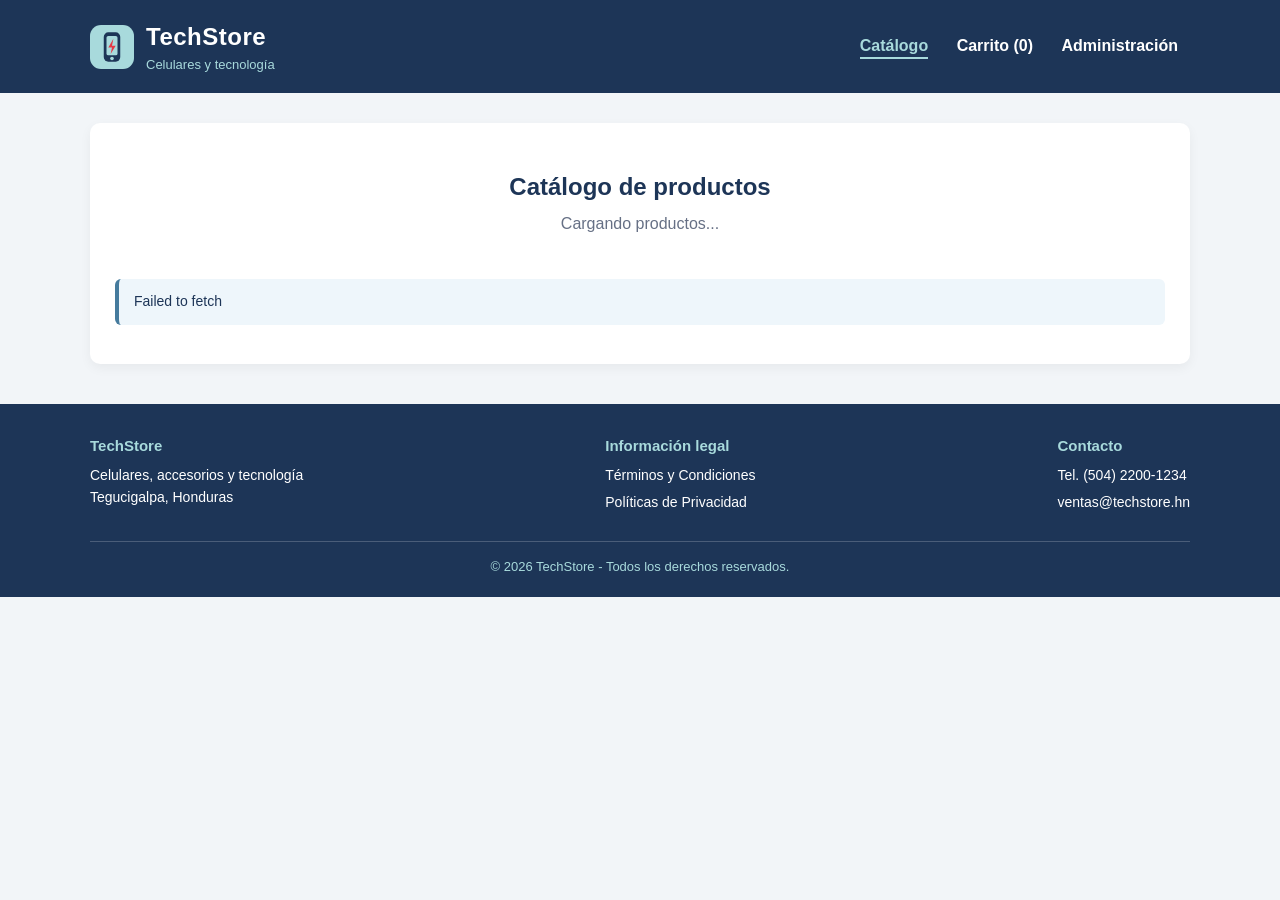
<file: frontend/index.html>
<!doctype html>
<html lang="es">
  <head>
    <meta charset="UTF-8" />
    <meta name="viewport" content="width=device-width, initial-scale=1.0" />
    <title>TechStore - Celulares y tecnología</title>
    <link rel="stylesheet" href="css/estilos.css" />
  </head>
  <body>
    <header>
      <div class="barra">
        <a href="index.html" class="marca">
          <img src="img/logo.svg" alt="Logo de TechStore" />
          <div>
            <h1>TechStore</h1>
            <p class="lema">Celulares y tecnología</p>
          </div>
        </a>
        <nav>
          <a href="index.html" class="activa">Catálogo</a>
          <a href="carrito.html">Carrito (0)</a>
          <a href="login.html">Administración</a>
        </nav>
      </div>
    </header>

    <main class="contenedor">
      <h2 class="titulo-seccion">Catálogo de productos</h2>
      <p class="subtitulo">Cargando productos...</p>

      <div class="grid-productos"></div>
    </main>

    <footer>
      <div class="pie">
        <div>
          <h4>TechStore</h4>
          <p>Celulares, accesorios y tecnología<br />Tegucigalpa, Honduras</p>
        </div>
        <div>
          <h4>Información legal</h4>
          <ul>
            <li><a href="#">Términos y Condiciones</a></li>
            <li><a href="#">Políticas de Privacidad</a></li>
          </ul>
        </div>
        <div>
          <h4>Contacto</h4>
          <ul>
            <li>Tel. (504) 2200-1234</li>
            <li>ventas@techstore.hn</li>
          </ul>
        </div>
      </div>
      <p class="derechos">
        &copy; 2026 TechStore - Todos los derechos reservados.
      </p>
    </footer>

    <script src="js/app.js"></script>
  </body>
</html>
</file>
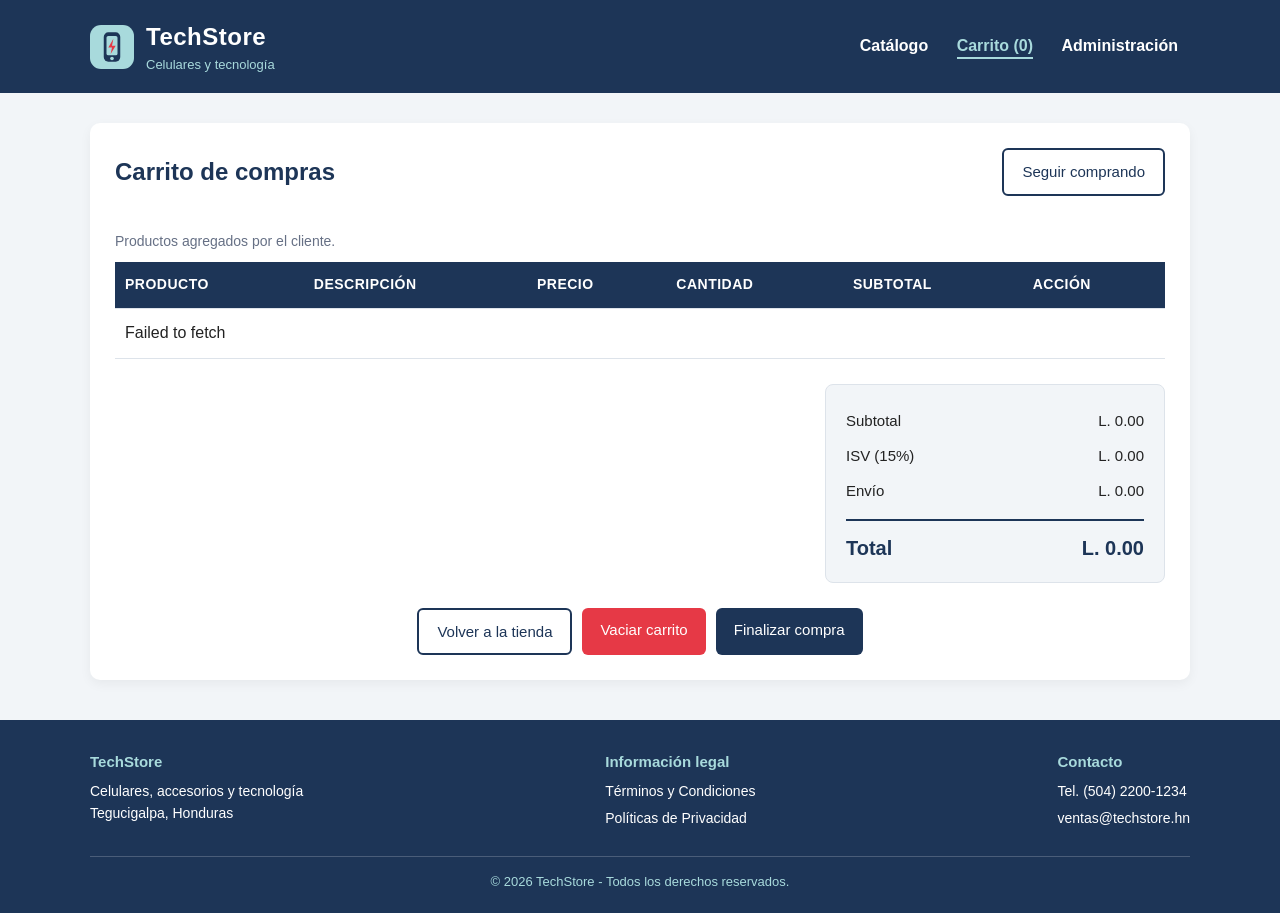
<file: frontend/carrito.html>
<!doctype html>
<html lang="es">
  <head>
    <meta charset="UTF-8" />
    <meta name="viewport" content="width=device-width, initial-scale=1.0" />
    <title>Carrito de compras - TechStore</title>
    <link rel="stylesheet" href="css/estilos.css" />
  </head>
  <body>
    <header>
      <div class="barra">
        <a href="index.html" class="marca">
          <img src="img/logo.svg" alt="Logo de TechStore" />
          <div>
            <h1>TechStore</h1>
            <p class="lema">Celulares y tecnología</p>
          </div>
        </a>
        <nav>
          <a href="index.html">Catálogo</a>
          <a href="carrito.html" class="activa">Carrito (0)</a>
          <a href="login.html">Administración</a>
        </nav>
      </div>
    </header>

    <main class="contenedor">
      <div class="encabezado-pagina">
        <h2>Carrito de compras</h2>
        <a href="index.html" class="boton secundario auto">Seguir comprando</a>
      </div>

      <div class="tabla-scroll">
        <table class="tabla">
          <caption>
            Productos agregados por el cliente.
          </caption>
          <thead>
            <tr>
              <th scope="col">Producto</th>
              <th scope="col">Descripción</th>
              <th scope="col">Precio</th>
              <th scope="col">Cantidad</th>
              <th scope="col">Subtotal</th>
              <th scope="col">Acción</th>
            </tr>
          </thead>
          <tbody></tbody>
        </table>
      </div>

      <div class="resumen">
        <div class="linea">
          <span>Subtotal</span>
          <span>L. 0.00</span>
        </div>
        <div class="linea">
          <span>ISV (15%)</span>
          <span>L. 0.00</span>
        </div>
        <div class="linea">
          <span>Envío</span>
          <span>L. 0.00</span>
        </div>
        <div class="total">
          <span>Total</span>
          <span>L. 0.00</span>
        </div>
      </div>

      <div class="acciones">
        <a href="index.html" class="boton secundario auto"
          >Volver a la tienda</a
        >
        <a href="carrito.html" class="boton eliminar auto">Vaciar carrito</a>
        <a href="carrito.html" class="boton auto">Finalizar compra</a>
      </div>
    </main>

    <footer>
      <div class="pie">
        <div>
          <h4>TechStore</h4>
          <p>Celulares, accesorios y tecnología<br />Tegucigalpa, Honduras</p>
        </div>
        <div>
          <h4>Información legal</h4>
          <ul>
            <li><a href="#">Términos y Condiciones</a></li>
            <li><a href="#">Políticas de Privacidad</a></li>
          </ul>
        </div>
        <div>
          <h4>Contacto</h4>
          <ul>
            <li>Tel. (504) 2200-1234</li>
            <li>ventas@techstore.hn</li>
          </ul>
        </div>
      </div>
      <p class="derechos">
        &copy; 2026 TechStore - Todos los derechos reservados.
      </p>
    </footer>

    <script src="js/app.js"></script>
  </body>
</html>
</file>
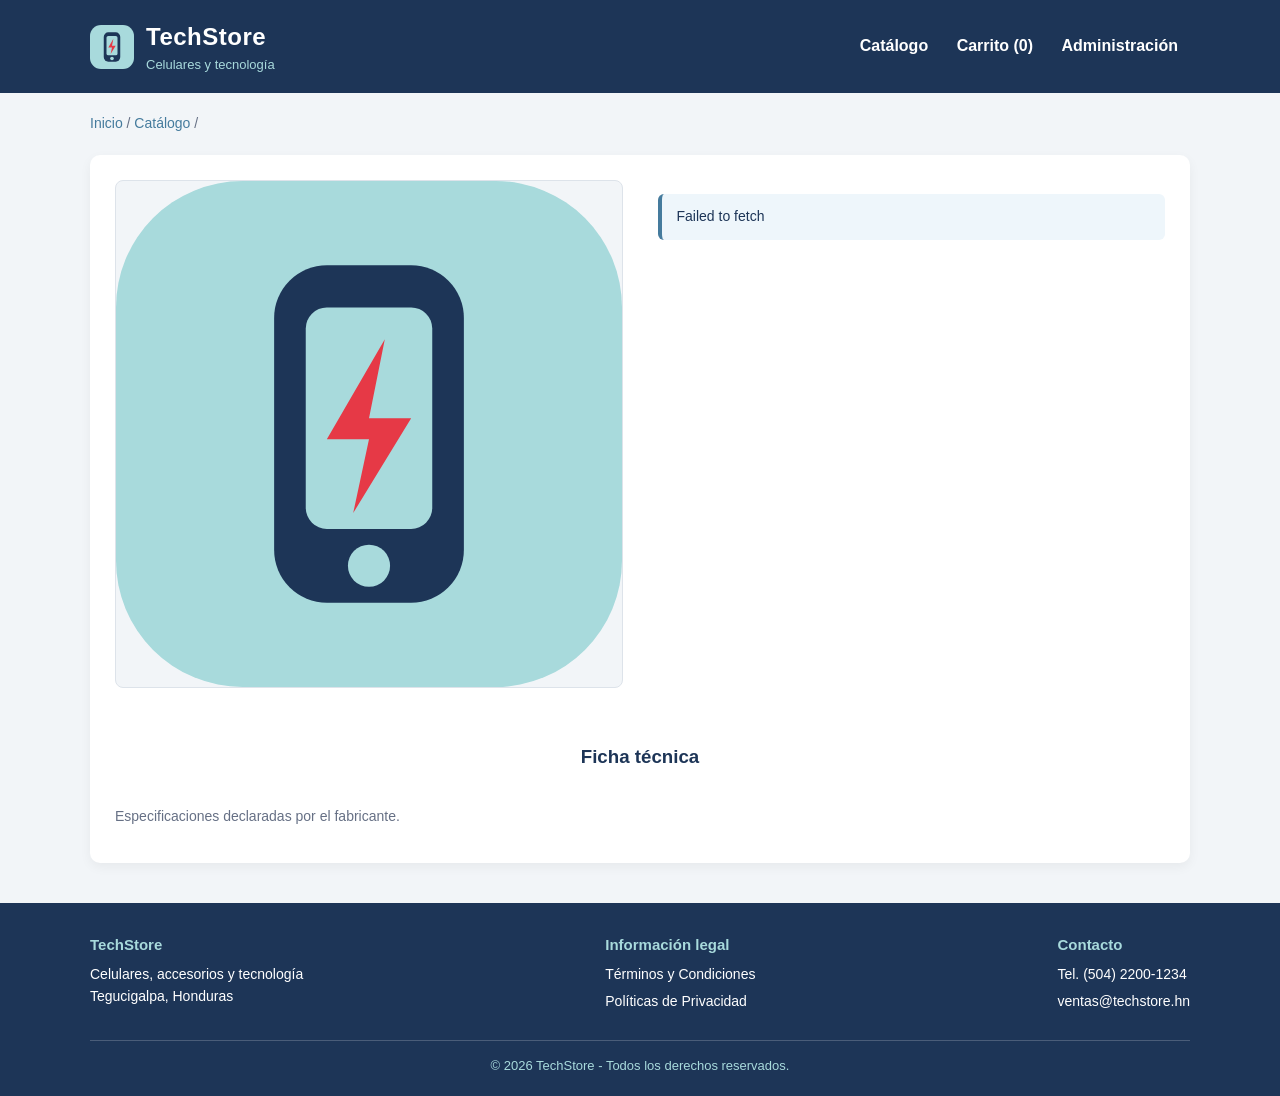
<file: frontend/detalle.html>
<!doctype html>
<html lang="es">
  <head>
    <meta charset="UTF-8" />
    <meta name="viewport" content="width=device-width, initial-scale=1.0" />
    <title>Detalle del producto - TechStore</title>
    <link rel="stylesheet" href="css/estilos.css" />
  </head>
  <body>
    <header>
      <div class="barra">
        <a href="index.html" class="marca">
          <img src="img/logo.svg" alt="Logo de TechStore" />
          <div>
            <h1>TechStore</h1>
            <p class="lema">Celulares y tecnología</p>
          </div>
        </a>
        <nav>
          <a href="index.html">Catálogo</a>
          <a href="carrito.html">Carrito (0)</a>
          <a href="login.html">Administración</a>
        </nav>
      </div>
    </header>

    <p class="migas">
      <a href="index.html">Inicio</a> / <a href="index.html">Catálogo</a> /
      <span class="actual"></span>
    </p>

    <main class="contenedor">
      <div class="detalle">
        <div class="detalle-imagen">
          <img src="img/logo.svg" alt="" />
          <div class="galeria"></div>
        </div>

        <div class="detalle-info">
          <p class="marca-producto"></p>
          <h2></h2>

          <p class="precio"></p>

          <p>
            <span class="disponible"></span><span class="existencias"></span>
          </p>

          <p class="descripcion"></p>

          <div class="grupo-cantidad">
            <label for="cantidad">Cantidad</label>
            <select id="cantidad" name="cantidad"></select>
          </div>

          <a href="carrito.html" class="boton">Agregar al carrito</a>
          <div class="acciones">
            <a href="index.html" class="boton secundario auto"
              >Seguir comprando</a
            >
          </div>
        </div>
      </div>

      <h3 class="titulo-seccion" style="margin-top: 35px">Ficha técnica</h3>
      <div class="tabla-scroll">
        <table class="tabla tabla-ficha">
          <caption>
            Especificaciones declaradas por el fabricante.
          </caption>
          <tbody></tbody>
        </table>
      </div>
    </main>

    <footer>
      <div class="pie">
        <div>
          <h4>TechStore</h4>
          <p>Celulares, accesorios y tecnología<br />Tegucigalpa, Honduras</p>
        </div>
        <div>
          <h4>Información legal</h4>
          <ul>
            <li><a href="#">Términos y Condiciones</a></li>
            <li><a href="#">Políticas de Privacidad</a></li>
          </ul>
        </div>
        <div>
          <h4>Contacto</h4>
          <ul>
            <li>Tel. (504) 2200-1234</li>
            <li>ventas@techstore.hn</li>
          </ul>
        </div>
      </div>
      <p class="derechos">
        &copy; 2026 TechStore - Todos los derechos reservados.
      </p>
    </footer>

    <script src="js/app.js"></script>
  </body>
</html>
</file>
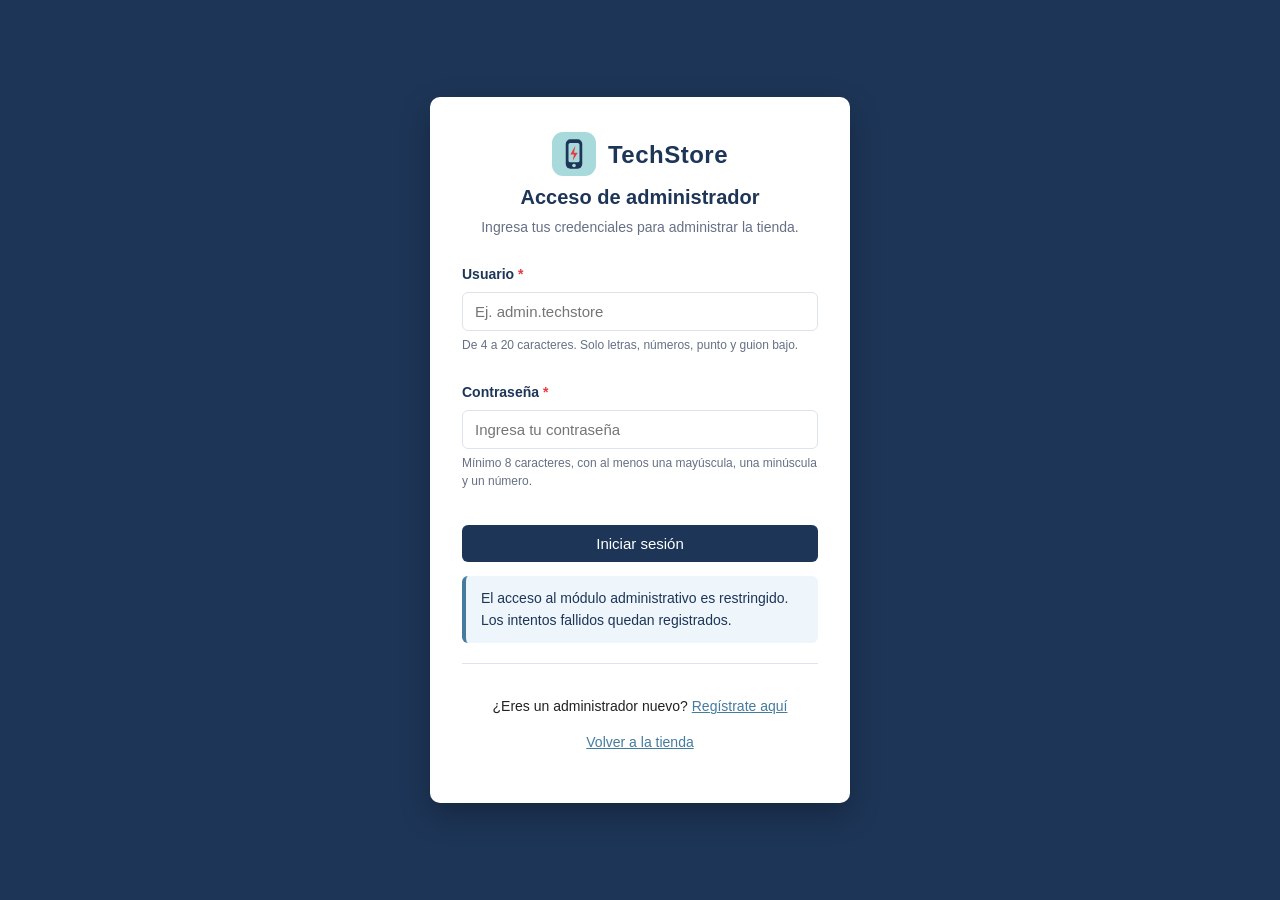
<file: frontend/login.html>
<!doctype html>
<html lang="es">
  <head>
    <meta charset="UTF-8" />
    <meta name="viewport" content="width=device-width, initial-scale=1.0" />
    <title>Acceso de administrador - TechStore</title>
    <link rel="stylesheet" href="css/estilos.css" />
  </head>
  <body class="pagina-login">
    <main class="login">
      <a href="index.html" class="marca">
        <img src="img/logo.svg" alt="Logo de TechStore" />
        <div>
          <h1>TechStore</h1>
        </div>
      </a>

      <h2>Acceso de administrador</h2>
      <p class="subtitulo">
        Ingresa tus credenciales para administrar la tienda.
      </p>

      <form class="formulario" action="producto.html" method="get">
        <div class="campo">
          <label for="usuario"
            >Usuario <span class="obligatorio">*</span></label
          >
          <input
            type="text"
            id="usuario"
            name="usuario"
            placeholder="Ej. admin.techstore"
            pattern="[a-zA-Z0-9._]{4,20}"
            minlength="4"
            maxlength="20"
            autocomplete="username"
            required
          />
          <p class="ayuda">
            De 4 a 20 caracteres. Solo letras, números, punto y guion bajo.
          </p>
        </div>

        <div class="campo">
          <label for="contrasena"
            >Contraseña <span class="obligatorio">*</span></label
          >
          <input
            type="password"
            id="contrasena"
            name="contrasena"
            placeholder="Ingresa tu contraseña"
            pattern="(?=.*[a-z])(?=.*[A-Z])(?=.*\d).{8,}"
            minlength="8"
            maxlength="30"
            autocomplete="current-password"
            required
          />
          <p class="ayuda">
            Mínimo 8 caracteres, con al menos una mayúscula, una minúscula y un
            número.
          </p>
        </div>

        <button type="submit" class="boton">Iniciar sesión</button>
      </form>

      <p class="aviso">
        El acceso al módulo administrativo es restringido. Los intentos fallidos
        quedan registrados.
      </p>

      <div class="pie-login">
        <p>¿Eres un administrador nuevo? <a href="#">Regístrate aquí</a></p>
        <p><a href="index.html">Volver a la tienda</a></p>
      </div>
    </main>

    <script src="js/app.js"></script>
  </body>
</html>
</file>
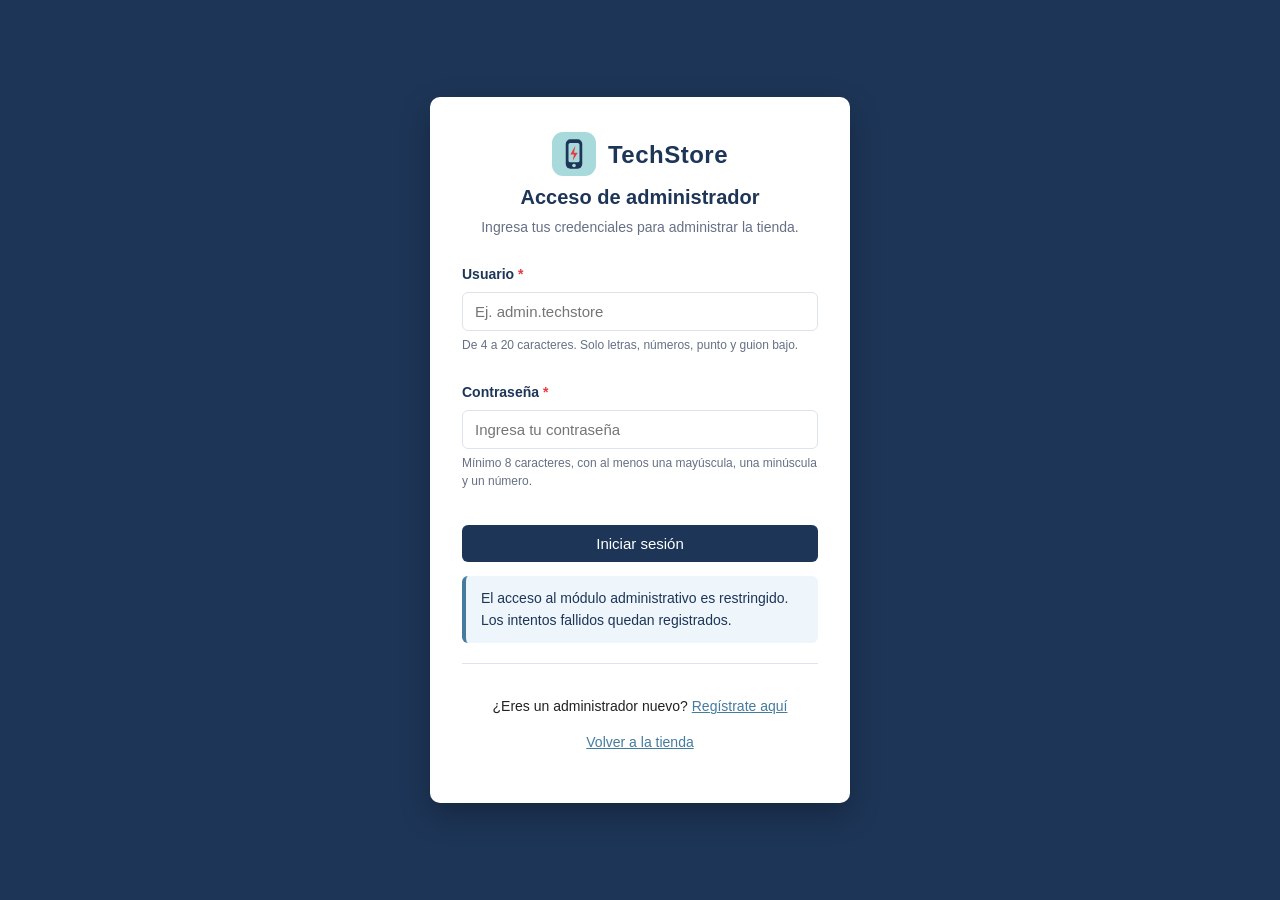
<file: frontend/nuevoProducto.html>
<!doctype html>
<html lang="es">
  <head>
    <meta charset="UTF-8" />
    <meta name="viewport" content="width=device-width, initial-scale=1.0" />
    <title>Nuevo producto - TechStore</title>
    <link rel="stylesheet" href="css/estilos.css" />
  </head>
  <body>
    <header>
      <div class="barra">
        <a href="producto.html" class="marca">
          <img src="img/logo.svg" alt="Logo de TechStore" />
          <div>
            <h1>TechStore</h1>
            <p class="lema">Panel de administración</p>
          </div>
        </a>
        <nav>
          <a href="index.html">Ver tienda</a>
          <a href="login.html" class="cerrar-sesion">Cerrar sesión</a>
        </nav>
      </div>
    </header>

    <div class="barra-admin">
      <div class="barra">
        <div>
          <a href="producto.html">Productos</a>
          <a href="Reportes.html">Reportes</a>
        </div>
        <span class="sesion"></span>
      </div>
    </div>

    <p class="migas"><a href="producto.html">Productos</a> / Nuevo producto</p>

    <main class="contenedor">
      <div class="encabezado-pagina">
        <h2>Agregar nuevo producto</h2>
        <a href="producto.html" class="boton secundario auto"
          >Volver al listado</a
        >
      </div>

      <form action="producto.html" method="get">
        <fieldset>
          <legend>Información general</legend>
          <div class="formulario formulario-doble">
            <div class="campo campo-ancho">
              <label for="nombre"
                >Nombre del producto <span class="obligatorio">*</span></label
              >
              <input
                type="text"
                id="nombre"
                name="nombre"
                placeholder="Ej. iPhone 15 Pro Max 256 GB"
                minlength="5"
                maxlength="80"
                required
              />
              <p class="ayuda">Entre 5 y 80 caracteres.</p>
            </div>

            <div class="campo">
              <label for="marca"
                >Marca <span class="obligatorio">*</span></label
              >
              <input
                type="text"
                id="marca"
                name="marca"
                placeholder="Ej. Apple"
                maxlength="40"
                required
              />
            </div>

            <div class="campo">
              <label for="categoria"
                >Categoría <span class="obligatorio">*</span></label
              >
              <select id="categoria" name="categoria" required>
                <option value="">Selecciona una categoría</option>
                <option value="celulares">Celulares</option>
                <option value="tablets">Tablets</option>
                <option value="audio">Audio</option>
                <option value="wearables">Wearables</option>
                <option value="accesorios">Accesorios</option>
              </select>
            </div>

            <div class="campo">
              <label for="precio"
                >Precio (Lempiras) <span class="obligatorio">*</span></label
              >
              <input
                type="number"
                id="precio"
                name="precio"
                placeholder="0.00"
                min="1"
                max="200000"
                step="0.01"
                required
              />
              <p class="ayuda">Debe ser mayor que cero.</p>
            </div>

            <div class="campo">
              <label for="stock"
                >Cantidad en existencia
                <span class="obligatorio">*</span></label
              >
              <input
                type="number"
                id="stock"
                name="stock"
                placeholder="0"
                min="0"
                max="9999"
                step="1"
                required
              />
            </div>

            <div class="campo campo-ancho">
              <label>Estado <span class="obligatorio">*</span></label>
              <div class="opciones">
                <label for="activo">
                  <input
                    type="radio"
                    id="activo"
                    name="estado"
                    value="activo"
                    checked
                    required
                  />
                  Activo
                </label>
                <label for="inactivo">
                  <input
                    type="radio"
                    id="inactivo"
                    name="estado"
                    value="inactivo"
                  />
                  Inactivo
                </label>
              </div>
            </div>
          </div>
        </fieldset>

        <fieldset>
          <legend>Descripción e imagen</legend>
          <div class="formulario">
            <div class="campo">
              <label for="descripcionCorta"
                >Descripción corta <span class="obligatorio">*</span></label
              >
              <input
                type="text"
                id="descripcionCorta"
                name="descripcionCorta"
                placeholder="Ej. Titanio, chip A17 Pro y cámara de 48 MP."
                minlength="10"
                maxlength="120"
                required
              />
              <p class="ayuda">
                Es la que aparece en la tarjeta del catálogo. Máximo 120
                caracteres.
              </p>
            </div>

            <div class="campo">
              <label for="descripcionTecnica"
                >Descripción técnica <span class="obligatorio">*</span></label
              >
              <textarea
                id="descripcionTecnica"
                name="descripcionTecnica"
                placeholder="Detalla materiales, procesador, cámaras y demás características."
                minlength="20"
                maxlength="800"
                required
              ></textarea>
            </div>

            <div class="campo">
              <label for="imagen"
                >Imagen del producto <span class="obligatorio">*</span></label
              >
              <input
                type="file"
                id="imagen"
                name="imagen"
                accept="image/*"
                required
              />
              <p class="ayuda">
                Formatos JPG, PNG o SVG. Se recomienda 800 x 800 píxeles.
              </p>
            </div>
          </div>
        </fieldset>

        <fieldset>
          <legend>Atributos específicos</legend>
          <div class="formulario formulario-doble">
            <div class="campo">
              <label for="pantalla">Tamaño de pantalla</label>
              <input
                type="text"
                id="pantalla"
                name="pantalla"
                placeholder="Ej. 6.7 pulgadas"
                maxlength="40"
              />
            </div>

            <div class="campo">
              <label for="almacenamiento">Almacenamiento</label>
              <select id="almacenamiento" name="almacenamiento">
                <option value="">No aplica</option>
                <option value="64 GB">64 GB</option>
                <option value="128 GB">128 GB</option>
                <option value="256 GB">256 GB</option>
                <option value="512 GB">512 GB</option>
                <option value="1 TB">1 TB</option>
              </select>
            </div>

            <div class="campo">
              <label for="ram">Memoria RAM</label>
              <select id="ram" name="ram">
                <option value="">No aplica</option>
                <option value="4 GB">4 GB</option>
                <option value="6 GB">6 GB</option>
                <option value="8 GB">8 GB</option>
                <option value="12 GB">12 GB</option>
                <option value="16 GB">16 GB</option>
              </select>
            </div>

            <div class="campo">
              <label for="color">Color</label>
              <input
                type="text"
                id="color"
                name="color"
                placeholder="Ej. Titanio natural"
                maxlength="30"
              />
            </div>

            <div class="campo">
              <label for="peso">Peso (gramos)</label>
              <input
                type="number"
                id="peso"
                name="peso"
                placeholder="0"
                min="1"
                max="5000"
                step="1"
              />
            </div>

            <div class="campo">
              <label for="garantia">Garantía (meses)</label>
              <input
                type="number"
                id="garantia"
                name="garantia"
                placeholder="12"
                min="0"
                max="60"
                step="1"
              />
            </div>
          </div>
        </fieldset>

        <div class="acciones">
          <a href="producto.html" class="boton secundario auto">Cancelar</a>
          <button type="reset" class="boton secundario auto">
            Limpiar formulario
          </button>
          <button type="submit" class="boton auto">Guardar producto</button>
        </div>
      </form>
    </main>

    <footer>
      <div class="pie">
        <div>
          <h4>TechStore</h4>
          <p>Panel de administración</p>
        </div>
        <div>
          <h4>Información legal</h4>
          <ul>
            <li><a href="#">Términos y Condiciones</a></li>
            <li><a href="#">Políticas de Privacidad</a></li>
          </ul>
        </div>
      </div>
      <p class="derechos">
        &copy; 2026 TechStore - Todos los derechos reservados.
      </p>
    </footer>

    <script src="js/app.js"></script>
  </body>
</html>
</file>
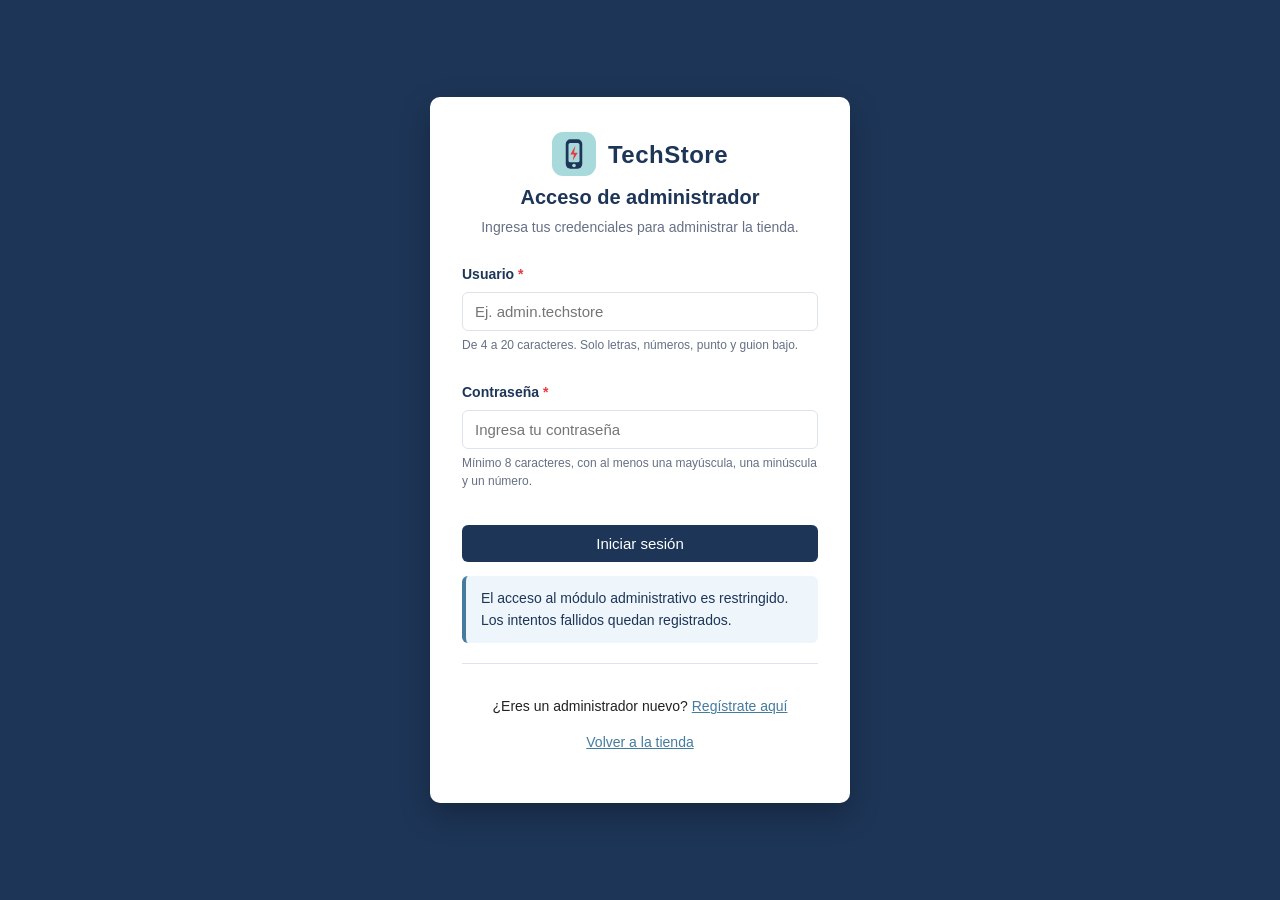
<file: frontend/producto.html>
<!doctype html>
<html lang="es">
  <head>
    <meta charset="UTF-8" />
    <meta name="viewport" content="width=device-width, initial-scale=1.0" />
    <title>Administración de productos - TechStore</title>
    <link rel="stylesheet" href="css/estilos.css" />
  </head>
  <body>
    <header>
      <div class="barra">
        <a href="producto.html" class="marca">
          <img src="img/logo.svg" alt="Logo de TechStore" />
          <div>
            <h1>TechStore</h1>
            <p class="lema">Panel de administración</p>
          </div>
        </a>
        <nav>
          <a href="index.html">Ver tienda</a>
          <a href="login.html" class="cerrar-sesion">Cerrar sesión</a>
        </nav>
      </div>
    </header>

    <div class="barra-admin">
      <div class="barra">
        <div>
          <a href="producto.html">Productos</a>
          <a href="Reportes.html">Reportes</a>
        </div>
        <span class="sesion"></span>
      </div>
    </div>

    <main class="contenedor contenedor-ancho">
      <div class="encabezado-pagina">
        <h2>Mantenimiento de productos</h2>
        <a href="nuevoProducto.html" class="boton auto"
          >Agregar nuevo producto</a
        >
      </div>

      <div class="tabla-scroll">
        <table class="tabla tabla-productos">
          <caption>
            Productos registrados en el catálogo.
          </caption>
          <thead>
            <tr>
              <th scope="col">ID</th>
              <th scope="col">Imagen</th>
              <th scope="col">Producto</th>
              <th scope="col">Categoría</th>
              <th scope="col">Precio</th>
              <th scope="col">Stock</th>
              <th scope="col">Estado</th>
              <th scope="col">Acciones</th>
            </tr>
          </thead>
          <tbody></tbody>
        </table>
      </div>
    </main>

    <footer>
      <div class="pie">
        <div>
          <h4>TechStore</h4>
          <p>Panel de administración</p>
        </div>
        <div>
          <h4>Información legal</h4>
          <ul>
            <li><a href="#">Términos y Condiciones</a></li>
            <li><a href="#">Políticas de Privacidad</a></li>
          </ul>
        </div>
      </div>
      <p class="derechos">
        &copy; 2026 TechStore - Todos los derechos reservados.
      </p>
    </footer>

    <script src="js/app.js"></script>
  </body>
</html>
</file>
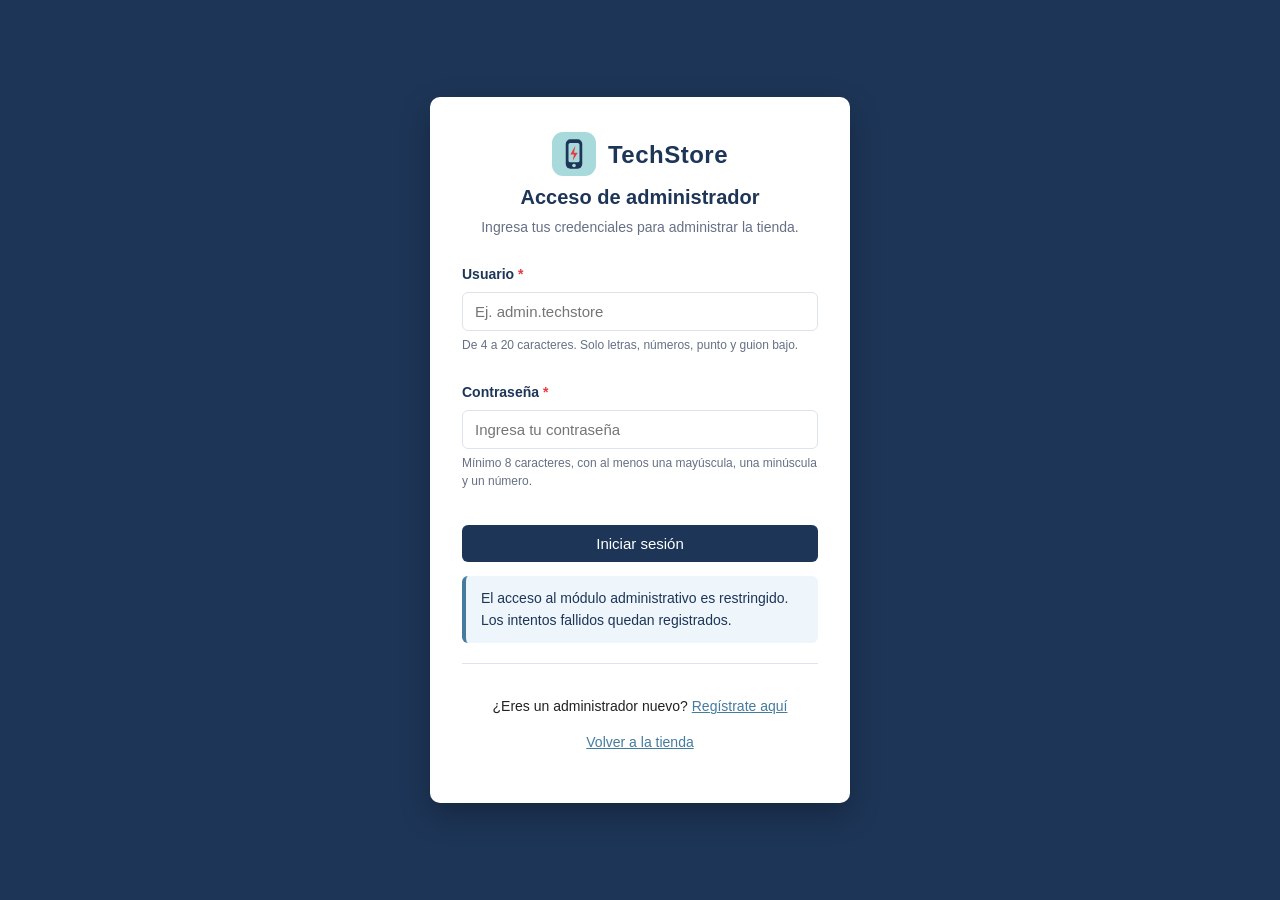
<file: frontend/Reportes.html>
<!doctype html>
<html lang="es">
  <head>
    <meta charset="UTF-8" />
    <meta name="viewport" content="width=device-width, initial-scale=1.0" />
    <title>Reportes de compras - TechStore</title>
    <link rel="stylesheet" href="css/estilos.css" />
  </head>
  <body>
    <header>
      <div class="barra">
        <a href="producto.html" class="marca">
          <img src="img/logo.svg" alt="Logo de TechStore" />
          <div>
            <h1>TechStore</h1>
            <p class="lema">Panel de administración</p>
          </div>
        </a>
        <nav>
          <a href="index.html">Ver tienda</a>
          <a href="login.html" class="cerrar-sesion">Cerrar sesión</a>
        </nav>
      </div>
    </header>

    <div class="barra-admin">
      <div class="barra">
        <div>
          <a href="producto.html">Productos</a>
          <a href="Reportes.html">Reportes</a>
        </div>
        <span class="sesion"></span>
      </div>
    </div>

    <main class="contenedor contenedor-ancho">
      <div class="encabezado-pagina">
        <h2>Reporte de compras</h2>
      </div>

      <form class="filtros-reporte">
        <fieldset>
          <legend>Filtros de búsqueda</legend>
          <div class="formulario formulario-doble">
            <div class="campo">
              <label for="fecha">Fecha de la compra</label>
              <input type="date" id="fecha" name="fecha" />
              <p class="ayuda">Deja el campo vacío para ver todas las fechas.</p>
            </div>

            <div class="campo">
              <label for="id">Número de compra</label>
              <input
                type="number"
                id="id"
                name="id"
                placeholder="Ej. 5"
                min="1"
                step="1"
              />
            </div>
          </div>

          <div class="acciones">
            <button type="reset" class="boton secundario auto">
              Limpiar filtros
            </button>
            <button type="submit" class="boton auto">Buscar</button>
          </div>
        </fieldset>
      </form>

      <div class="tabla-scroll">
        <table class="tabla tabla-reporte">
          <caption>
            Compras registradas en la tienda.
          </caption>
          <thead>
            <tr>
              <th scope="col">No. de compra</th>
              <th scope="col">Fecha</th>
              <th scope="col">Total</th>
            </tr>
          </thead>
          <tbody></tbody>
          <tfoot>
            <tr>
              <th scope="row" colspan="2">Total del período</th>
              <td class="numero total-reporte">L. 0.00</td>
            </tr>
          </tfoot>
        </table>
      </div>
    </main>

    <footer>
      <div class="pie">
        <div>
          <h4>TechStore</h4>
          <p>Panel de administración</p>
        </div>
        <div>
          <h4>Información legal</h4>
          <ul>
            <li><a href="#">Términos y Condiciones</a></li>
            <li><a href="#">Políticas de Privacidad</a></li>
          </ul>
        </div>
      </div>
      <p class="derechos">
        &copy; 2026 TechStore - Todos los derechos reservados.
      </p>
    </footer>

    <script src="js/app.js"></script>
  </body>
</html>
</file>
<file: frontend/css/estilos.css>
:root {
    --azul-oscuro: #1d3557;
    --azul-medio: #457b9d;
    --celeste: #a8dadc;
    --rojo: #e63946;
    --fondo: #f2f5f8;
    --blanco: #ffffff;
    --texto: #222222;
    --texto-suave: #667085;
    --borde: #dde3ea;

    --fuente: "Segoe UI", Arial, Helvetica, sans-serif;
    --radio: 10px;
    --sombra: 0 4px 12px rgba(0, 0, 0, 0.05);
}

* {
    box-sizing: border-box;
}

body {
    margin: 0;
    font-family: var(--fuente);
    background-color: var(--fondo);
    color: var(--texto);
    line-height: 1.55;
}

img {
    max-width: 100%;
}

a {
    color: var(--azul-medio);
}

a:focus-visible,
button:focus-visible,
input:focus-visible,
select:focus-visible,
textarea:focus-visible {
    outline: 3px solid var(--celeste);
    outline-offset: 2px;
}

header {
    background-color: var(--azul-oscuro);
    color: var(--blanco);
    padding: 18px 25px;
}

.barra {
    max-width: 1100px;
    margin: 0 auto;
    display: flex;
    flex-wrap: wrap;
    align-items: center;
    justify-content: space-between;
    gap: 15px;
}

.marca {
    display: flex;
    align-items: center;
    gap: 12px;
    text-decoration: none;
    color: var(--blanco);
}

.marca img {
    width: 44px;
    height: 44px;
}

.marca h1 {
    margin: 0;
    font-size: 24px;
    letter-spacing: 0.5px;
}

.marca .lema {
    margin: 0;
    font-size: 13px;
    color: var(--celeste);
}

nav a {
    color: var(--blanco);
    text-decoration: none;
    margin: 0 12px;
    font-weight: bold;
}

nav a:hover {
    color: var(--celeste);
}

nav a.activa {
    color: var(--celeste);
    border-bottom: 2px solid var(--celeste);
    padding-bottom: 3px;
}

.barra-admin {
    background-color: var(--azul-medio);
    color: var(--blanco);
    padding: 10px 25px;
    font-size: 14px;
}

.barra-admin .barra {
    justify-content: space-between;
}

.barra-admin a {
    color: var(--blanco);
    text-decoration: none;
    margin-right: 18px;
}

.barra-admin a:hover {
    text-decoration: underline;
}

.contenedor {
    width: 90%;
    max-width: 1100px;
    margin: 30px auto;
    background-color: var(--blanco);
    padding: 25px;
    border-radius: var(--radio);
    box-shadow: var(--sombra);
}

.contenedor-ancho {
    max-width: 1250px;
}

.titulo-seccion {
    color: var(--azul-oscuro);
    text-align: center;
    margin-bottom: 25px;
}

.subtitulo {
    text-align: center;
    color: var(--texto-suave);
    margin-top: -18px;
    margin-bottom: 28px;
}

.encabezado-pagina {
    display: flex;
    flex-wrap: wrap;
    align-items: center;
    justify-content: space-between;
    gap: 15px;
    margin-bottom: 25px;
}

.encabezado-pagina h2 {
    color: var(--azul-oscuro);
    margin: 0;
}

.migas {
    width: 90%;
    max-width: 1100px;
    margin: 20px auto -10px auto;
    font-size: 14px;
    color: var(--texto-suave);
}

.migas a {
    color: var(--azul-medio);
    text-decoration: none;
}

.migas a:hover {
    text-decoration: underline;
}

.grid-productos {
    display: grid;
    grid-template-columns: repeat(auto-fit, minmax(240px, 1fr));
    gap: 20px;
}

.tarjeta-producto {
    border: 1px solid var(--borde);
    border-radius: 8px;
    padding: 15px;
    text-align: center;
    background-color: var(--blanco);
    display: flex;
    flex-direction: column;
    justify-content: space-between;
    transition: transform 0.2s ease, box-shadow 0.2s ease;
}

.tarjeta-producto:hover {
    transform: translateY(-5px);
    box-shadow: 0 6px 15px rgba(0, 0, 0, 0.1);
}

.tarjeta-producto img {
    width: 100%;
    height: 180px;
    object-fit: cover;
    border-radius: 6px;
    margin-bottom: 12px;
}

.tarjeta-producto h3 {
    margin: 8px 0;
    color: var(--azul-oscuro);
    font-size: 18px;
}

.tarjeta-producto .descripcion {
    font-size: 14px;
    color: var(--texto-suave);
    margin-bottom: 12px;
}

.tarjeta-producto .precio {
    font-size: 20px;
    font-weight: bold;
    color: var(--azul-oscuro);
    margin-bottom: 15px;
}

.tarjeta-producto .marca-producto {
    font-size: 12px;
    text-transform: uppercase;
    letter-spacing: 1px;
    color: var(--azul-medio);
    font-weight: bold;
}

.fichas {
    list-style: none;
    padding: 0;
    margin: 0 0 14px 0;
    display: flex;
    flex-wrap: wrap;
    justify-content: center;
    gap: 6px;
}

.fichas li {
    background-color: var(--fondo);
    border: 1px solid var(--borde);
    border-radius: 20px;
    padding: 3px 10px;
    font-size: 12px;
    color: var(--azul-oscuro);
}

.boton {
    display: inline-block;
    background-color: var(--azul-oscuro);
    color: var(--blanco);
    padding: 10px 18px;
    border: none;
    border-radius: 6px;
    text-decoration: none;
    cursor: pointer;
    font-size: 15px;
    font-family: var(--fuente);
    text-align: center;
    width: 100%;
}

.boton:hover {
    background-color: var(--azul-medio);
}

.boton.auto {
    width: auto;
}

.boton.secundario {
    background-color: var(--blanco);
    color: var(--azul-oscuro);
    border: 2px solid var(--azul-oscuro);
}

.boton.secundario:hover {
    background-color: var(--celeste);
    color: var(--azul-oscuro);
}

.boton.eliminar {
    background-color: var(--rojo);
}

.boton.eliminar:hover {
    background-color: #b32a35;
}

.boton.pequeno {
    width: auto;
    padding: 6px 12px;
    font-size: 13px;
}

.acciones {
    display: flex;
    flex-wrap: wrap;
    gap: 10px;
    justify-content: center;
    margin-top: 25px;
}

.detalle {
    display: grid;
    grid-template-columns: 1fr 1fr;
    gap: 35px;
    align-items: start;
}

.detalle-imagen img {
    width: 100%;
    border: 1px solid var(--borde);
    border-radius: 8px;
    background-color: var(--fondo);
}

.galeria {
    display: flex;
    gap: 10px;
    margin-top: 12px;
}

.galeria img {
    width: 80px;
    height: 80px;
    object-fit: cover;
    border: 1px solid var(--borde);
    border-radius: 6px;
    background-color: var(--fondo);
}

.detalle-info h2 {
    color: var(--azul-oscuro);
    margin-top: 0;
}

.detalle-info .precio {
    font-size: 32px;
    font-weight: bold;
    color: var(--azul-oscuro);
    margin: 10px 0;
}

.disponible {
    color: #1b7f4f;
    font-weight: bold;
}

.grupo-cantidad {
    display: flex;
    align-items: center;
    gap: 10px;
    margin: 20px 0;
}

.grupo-cantidad label {
    font-weight: bold;
    color: var(--azul-oscuro);
}

.grupo-cantidad select {
    padding: 8px 10px;
    border: 1px solid var(--borde);
    border-radius: 6px;
    font-family: var(--fuente);
    font-size: 15px;
}

.tabla {
    width: 100%;
    border-collapse: collapse;
    margin-top: 10px;
}

.tabla caption {
    text-align: left;
    color: var(--texto-suave);
    font-size: 14px;
    padding-bottom: 10px;
}

.tabla th,
.tabla td {
    border-bottom: 1px solid var(--borde);
    padding: 12px 10px;
    text-align: left;
    vertical-align: middle;
}

.tabla thead th {
    background-color: var(--azul-oscuro);
    color: var(--blanco);
    font-size: 14px;
    text-transform: uppercase;
    letter-spacing: 0.5px;
}

.tabla tbody tr:hover {
    background-color: var(--fondo);
}

.tabla .numero {
    text-align: right;
    white-space: nowrap;
}

.tabla tfoot th,
.tabla tfoot td {
    background-color: var(--fondo);
    font-weight: bold;
    color: var(--azul-oscuro);
    border-bottom: none;
}

.filtros-reporte {
    margin-bottom: 10px;
}

.tabla .miniatura {
    width: 56px;
    height: 56px;
    object-fit: cover;
    border-radius: 6px;
    border: 1px solid var(--borde);
    background-color: var(--fondo);
}

.tabla-ficha th {
    background-color: var(--fondo);
    color: var(--azul-oscuro);
    width: 40%;
}

.tabla-scroll {
    overflow-x: auto;
}

.estado {
    display: inline-block;
    padding: 4px 12px;
    border-radius: 20px;
    font-size: 13px;
    font-weight: bold;
}

.estado-activo {
    background-color: #d8f3e3;
    color: #1b7f4f;
}

.estado-inactivo {
    background-color: #ffe0e2;
    color: #b32a35;
}

.estado-pendiente {
    background-color: #fff2d5;
    color: #96690d;
}

.resumen {
    margin-top: 25px;
    margin-left: auto;
    max-width: 340px;
    background-color: var(--fondo);
    border: 1px solid var(--borde);
    border-radius: 8px;
    padding: 18px 20px;
}

.resumen .linea {
    display: flex;
    justify-content: space-between;
    padding: 6px 0;
    font-size: 15px;
}

.resumen .total {
    display: flex;
    justify-content: space-between;
    border-top: 2px solid var(--azul-oscuro);
    margin-top: 10px;
    padding-top: 12px;
    font-size: 20px;
    font-weight: bold;
    color: var(--azul-oscuro);
}

.estado-vacio {
    text-align: center;
    padding: 45px 20px;
    border: 2px dashed var(--borde);
    border-radius: 8px;
    color: var(--texto-suave);
}

.estado-vacio h3 {
    color: var(--azul-oscuro);
    margin: 0 0 8px 0;
}

.estado-vacio .boton {
    width: auto;
    margin-top: 18px;
}

.formulario {
    display: grid;
    gap: 16px;
}

.formulario-doble {
    grid-template-columns: 1fr 1fr;
}

.campo {
    display: flex;
    flex-direction: column;
}

.campo-ancho {
    grid-column: 1 / -1;
}

.campo label {
    font-weight: bold;
    color: var(--azul-oscuro);
    margin-bottom: 6px;
    font-size: 14px;
}

.campo input,
.campo select,
.campo textarea {
    padding: 10px 12px;
    border: 1px solid var(--borde);
    border-radius: 6px;
    font-family: var(--fuente);
    font-size: 15px;
    background-color: var(--blanco);
    color: var(--texto);
}

.campo textarea {
    resize: vertical;
    min-height: 90px;
}

.campo input:focus,
.campo select:focus,
.campo textarea:focus {
    border-color: var(--azul-medio);
}

.ayuda {
    font-size: 12px;
    color: var(--texto-suave);
    margin-top: 5px;
}

.obligatorio {
    color: var(--rojo);
}

.opciones {
    display: flex;
    gap: 20px;
    align-items: center;
}

.opciones label {
    display: flex;
    align-items: center;
    gap: 6px;
    font-weight: normal;
    color: var(--texto);
    margin: 0;
    font-size: 15px;
}

fieldset {
    border: 1px solid var(--borde);
    border-radius: 8px;
    padding: 18px 20px 22px 20px;
    margin: 0 0 5px 0;
}

legend {
    color: var(--azul-oscuro);
    font-weight: bold;
    padding: 0 8px;
}

.filtros {
    display: grid;
    grid-template-columns: repeat(auto-fit, minmax(180px, 1fr));
    gap: 15px;
    align-items: end;
    background-color: var(--fondo);
    border: 1px solid var(--borde);
    border-radius: 8px;
    padding: 18px 20px;
    margin-bottom: 25px;
}

.pagina-login {
    background-color: var(--azul-oscuro);
    min-height: 100vh;
    display: flex;
    align-items: center;
    justify-content: center;
    padding: 30px 20px;
}

.login {
    width: 100%;
    max-width: 420px;
    background-color: var(--blanco);
    border-radius: var(--radio);
    padding: 35px 32px;
    box-shadow: 0 12px 30px rgba(0, 0, 0, 0.25);
}

.login .marca {
    color: var(--azul-oscuro);
    justify-content: center;
    margin-bottom: 6px;
}

.login h2 {
    text-align: center;
    color: var(--azul-oscuro);
    margin: 0 0 4px 0;
    font-size: 20px;
}

.login .subtitulo {
    margin: 0 0 25px 0;
    font-size: 14px;
}

.login .boton {
    margin-top: 6px;
}

.pie-login {
    text-align: center;
    font-size: 14px;
    margin-top: 20px;
    border-top: 1px solid var(--borde);
    padding-top: 18px;
}

.aviso {
    background-color: #eef6fb;
    border-left: 4px solid var(--azul-medio);
    border-radius: 6px;
    padding: 12px 15px;
    font-size: 14px;
    color: var(--azul-oscuro);
}

footer {
    background-color: var(--azul-oscuro);
    color: var(--blanco);
    padding: 30px 25px 20px 25px;
    margin-top: 40px;
}

.pie {
    max-width: 1100px;
    margin: 0 auto;
    display: flex;
    flex-wrap: wrap;
    justify-content: space-between;
    gap: 20px;
}

.pie h4 {
    margin: 0 0 8px 0;
    color: var(--celeste);
    font-size: 15px;
}

.pie p {
    margin: 0;
    font-size: 14px;
}

.pie ul {
    list-style: none;
    padding: 0;
    margin: 0;
    font-size: 14px;
}

.pie li {
    margin-bottom: 5px;
}

.pie a {
    color: var(--blanco);
    text-decoration: none;
}

.pie a:hover {
    color: var(--celeste);
    text-decoration: underline;
}

.derechos {
    max-width: 1100px;
    margin: 22px auto 0 auto;
    border-top: 1px solid rgba(255, 255, 255, 0.2);
    padding-top: 15px;
    text-align: center;
    font-size: 13px;
    color: var(--celeste);
}

@media (max-width: 800px) {
    .detalle {
        grid-template-columns: 1fr;
    }

    .formulario-doble {
        grid-template-columns: 1fr;
    }

    .barra {
        justify-content: center;
        text-align: center;
    }

    .marca {
        justify-content: center;
    }

    .resumen {
        max-width: none;
    }
}

@media (max-width: 500px) {
    .contenedor {
        width: 94%;
        padding: 18px;
    }

    nav a {
        margin: 0 8px;
        font-size: 14px;
    }

    .boton.pequeno {
        width: 100%;
    }
}

@media (prefers-reduced-motion: reduce) {
    .tarjeta-producto {
        transition: none;
    }

    .tarjeta-producto:hover {
        transform: none;
    }
}
</file>
